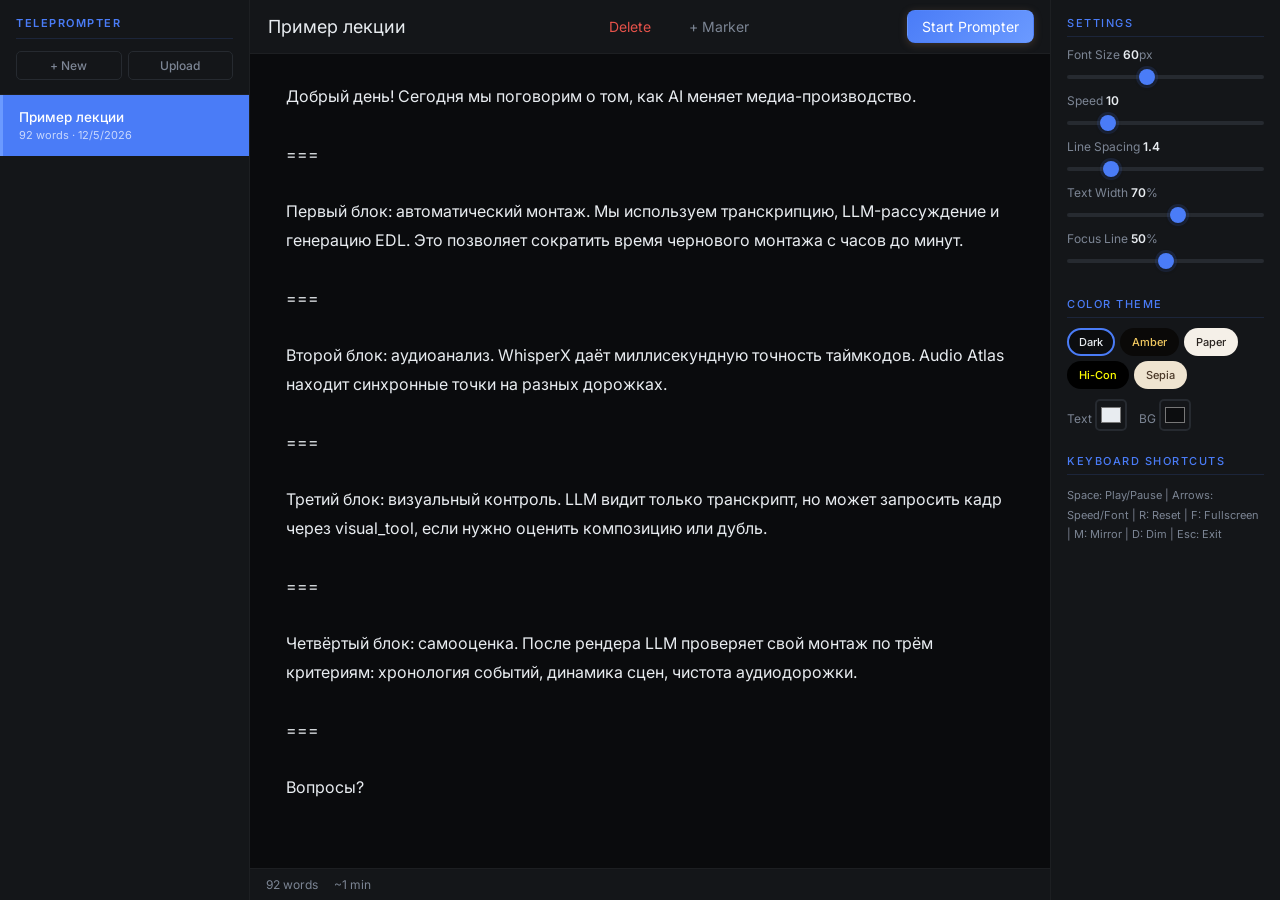
<file: docs/index.html>
<!DOCTYPE html>
<html lang="en">
<head>
  <meta charset="UTF-8">
  <meta name="viewport" content="width=device-width, initial-scale=1.0">
  <title>Teleprompter</title>
  <link rel="preconnect" href="https://fonts.googleapis.com">
  <link rel="preconnect" href="https://fonts.gstatic.com" crossorigin>
  <link href="https://fonts.googleapis.com/css2?family=Inter:wght@400;500;600&family=JetBrains+Mono:wght@400&display=swap" rel="stylesheet">
  <link rel="stylesheet" href="css/main.css">
  <link rel="stylesheet" href="css/prompter.css">
</head>
<body data-theme="classic" data-view="editor">

  <!-- ===== EDITOR VIEW ===== -->
  <div id="editor-view">
    <div id="sidebar">
      <div class="sidebar-header">
        <h2>Teleprompter</h2>
        <div class="sidebar-actions">
          <button id="btn-new" title="New script">+ New</button>
          <label id="btn-upload" title="Upload .txt">
            Upload
            <input type="file" id="file-input" accept=".txt" hidden>
          </label>
        </div>
      </div>
      <ul id="script-list"></ul>
    </div>

    <div id="editor-main">
      <div id="editor-toolbar">
        <input type="text" id="script-title" placeholder="Script title..." />
        <button id="btn-delete" title="Delete script">Delete</button>
        <button id="btn-add-marker" title="Insert marker">+ Marker</button>
        <div class="spacer"></div>
        <button id="btn-start-prompter" class="primary">Start Prompter</button>
      </div>
      <div id="editor-text" contenteditable="true" spellcheck="true" data-placeholder="Paste or type your script here..."></div>
      <div id="editor-status">
        <span id="word-count">0 words</span>
        <span id="est-duration">~0 min</span>
      </div>
    </div>

    <div id="settings-panel">
      <h3>Settings</h3>

      <label>Font Size <span id="val-font-size">60</span>px</label>
      <input type="range" id="set-font-size" min="20" max="120" value="60">

      <label>Speed <span id="val-speed">10</span></label>
      <input type="range" id="set-speed" min="1" max="50" value="10">

      <label>Line Spacing <span id="val-line-spacing">1.4</span></label>
      <input type="range" id="set-line-spacing" min="10" max="30" value="14" step="1">

      <label>Text Width <span id="val-text-width">70</span>%</label>
      <input type="range" id="set-text-width" min="30" max="100" value="70">

      <label>Focus Line <span id="val-focus-pos">50</span>%</label>
      <input type="range" id="set-focus-pos" min="10" max="90" value="50">

      <h3>Color Theme</h3>
      <div id="theme-presets">
        <button class="theme-btn active" data-theme="classic" style="background:#0c0d0f;color:#e8ecf0;">Dark</button>
        <button class="theme-btn" data-theme="amber" style="background:#0a0908;color:#f0c860;">Amber</button>
        <button class="theme-btn" data-theme="paper" style="background:#f5f0e8;color:#2a2420;">Paper</button>
        <button class="theme-btn" data-theme="high-contrast" style="background:#000;color:#ff0;">Hi-Con</button>
        <button class="theme-btn" data-theme="sepia" style="background:#efe4d0;color:#4a3828;">Sepia</button>
      </div>
      <div class="color-custom">
        <label>Text <input type="color" id="set-text-color" value="#ffffff"></label>
        <label>BG <input type="color" id="set-bg-color" value="#000000"></label>
      </div>

      <h3>Keyboard Shortcuts</h3>
      <div id="shortcuts-info">
        <small>Space: Play/Pause | Arrows: Speed/Font | R: Reset | F: Fullscreen | M: Mirror | D: Dim | Esc: Exit</small>
      </div>
    </div>
  </div>

  <!-- ===== PROMPTER VIEW ===== -->
  <div id="prompter-view" class="hidden">
    <div id="prompter-overlay-top" class="overlay"></div>
    <div id="prompter-overlay-bottom" class="overlay"></div>
    <div id="prompter-focus-line"></div>

    <div id="prompter-viewport">
      <div id="prompter-content"></div>
    </div>

    <div id="prompter-markers"></div>

    <div id="prompter-hud">
      <div class="hud-left">
        <span id="hud-clock">00:00:00</span>
      </div>
      <div class="hud-center">
        <button id="hud-rewind" title="Rewind 5 lines (Backspace/Z)">⟲ Rewind</button>
        <button id="hud-reset" title="Reset (R)">Reset</button>
        <button id="hud-play" title="Play/Pause (Space)">Play</button>
        <span id="hud-speed-label">Speed: <span id="hud-speed-val">10</span></span>
        <span id="hud-font-label">Font: <span id="hud-font-val">60</span></span>
      </div>
      <div class="hud-right">
        <button id="hud-flip-x" title="Mirror X (M)">Flip X</button>
        <button id="hud-flip-y" title="Flip Y">Flip Y</button>
        <button id="hud-dim" title="Dim (D)">Dim</button>
        <button id="hud-fullscreen" title="Fullscreen (F)">Full</button>
        <button id="hud-remote" title="Remote Control" style="display:none">Remote</button>
        <button id="hud-exit" title="Exit (Esc)">Exit</button>
      </div>
    </div>

    <!-- Remote QR Modal -->
    <div id="remote-modal" class="modal hidden">
      <div class="modal-content">
        <h3>Remote Control</h3>
        <p>Scan with your phone or open the URL:</p>
        <div id="qr-container"></div>
        <input type="text" id="remote-url" readonly>
        <p>Session: <strong id="session-code"></strong></p>
        <button id="modal-close">Close</button>
      </div>
    </div>
  </div>

  <script src="js/vendor/qrcode.min.js"></script>
  <script src="js/local-api.js"></script>
  <script src="js/settings.js"></script>
  <script src="js/editor.js"></script>
  <script src="js/prompter.js"></script>
  <script src="js/app.js"></script>
</body>
</html>
</file>
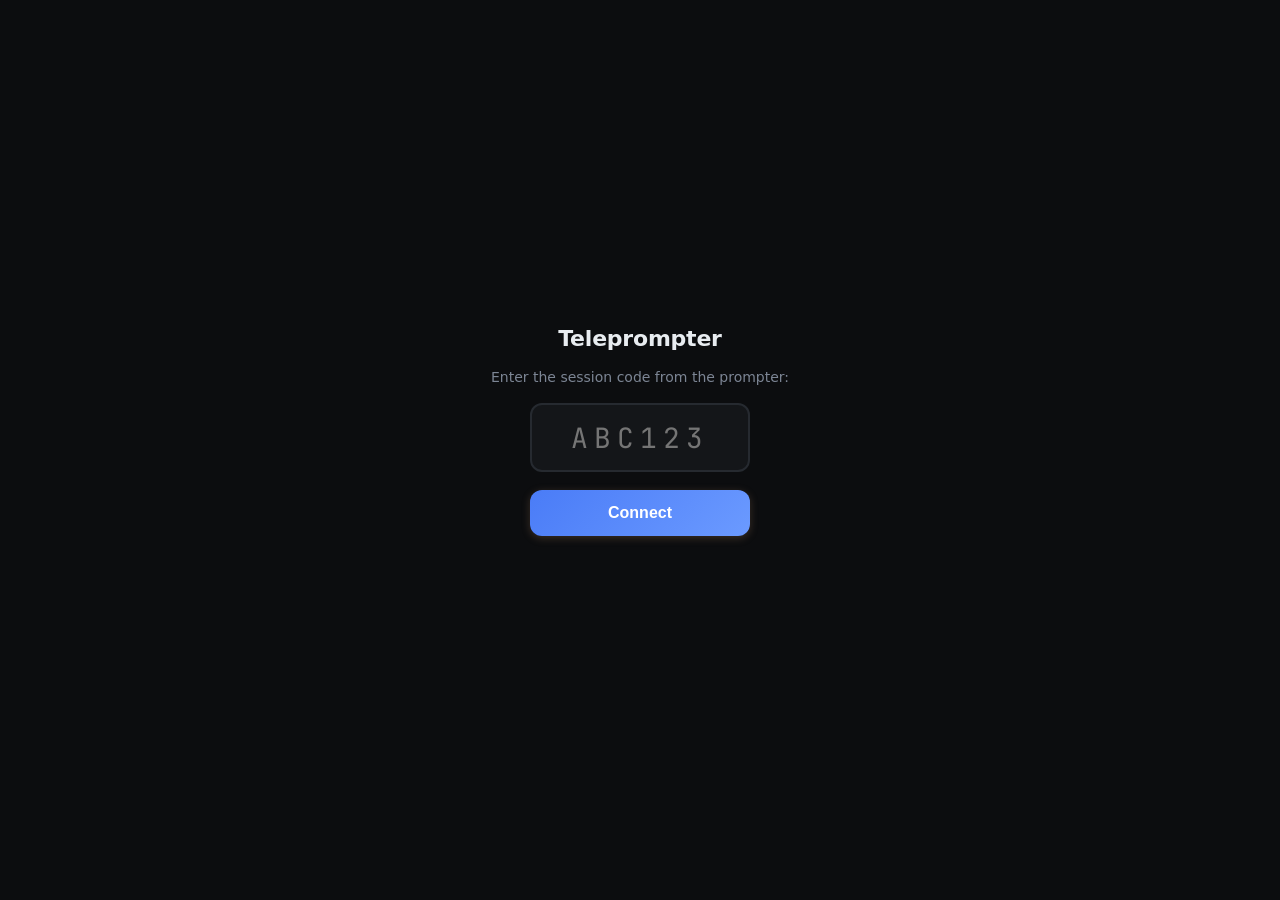
<file: static/remote.html>
<!DOCTYPE html>
<html lang="en">
<head>
  <meta charset="UTF-8">
  <meta name="viewport" content="width=device-width, initial-scale=1.0, user-scalable=no">
  <meta name="apple-mobile-web-app-capable" content="yes">
  <meta name="apple-mobile-web-app-status-bar-style" content="black">
  <title>Teleprompter — Remote</title>
  <link rel="preconnect" href="https://fonts.googleapis.com">
  <link rel="preconnect" href="https://fonts.gstatic.com" crossorigin>
  <link href="https://fonts.googleapis.com/css2?family=Inter:wght@400;500;600&family=JetBrains+Mono:wght@400&display=swap" rel="stylesheet">
  <link rel="stylesheet" href="/static/css/remote.css">
</head>
<body>
  <div id="remote-app">
    <div id="connect-screen">
      <h1>Teleprompter</h1>
      <p>Enter the session code from the prompter:</p>
      <input type="text" id="session-input" maxlength="6" placeholder="ABC123" autocapitalize="characters" autocomplete="off">
      <button id="btn-connect">Connect</button>
      <p id="connect-status" class="status"></p>
    </div>

    <div id="control-screen" class="hidden">
      <div class="status-bar">
        <span id="remote-status">Connected</span>
        <span id="remote-progress">0%</span>
      </div>

      <div class="state-display">
        <div id="remote-play-state" class="state-label">Paused</div>
        <div>Speed: <strong id="remote-speed">20</strong> &middot; Font: <strong id="remote-font">60</strong></div>
      </div>

      <div class="controls-grid">
        <button id="r-play" class="big-btn play-btn">Play</button>
        <button id="r-rewind" class="big-btn">⟲ Rewind</button>
        <button id="r-reset" class="big-btn">Reset</button>
      </div>

      <div class="controls-row">
        <button id="r-speed-down" class="med-btn">Speed -</button>
        <button id="r-speed-up" class="med-btn">Speed +</button>
      </div>
      <div class="controls-row">
        <button id="r-font-down" class="med-btn">Font -</button>
        <button id="r-font-up" class="med-btn">Font +</button>
      </div>
      <div class="controls-row">
        <button id="r-flip-x" class="sm-btn">Flip X</button>
        <button id="r-flip-y" class="sm-btn">Flip Y</button>
        <button id="r-dim" class="sm-btn">Dim</button>
      </div>
    </div>
  </div>

  <script>
    const $ = (sel) => document.querySelector(sel);

    let ws = null;
    let sessionId = null;

    // Auto-connect if code in URL
    const pathCode = location.pathname.split('/remote/')[1];
    if (pathCode && pathCode.length === 6) {
      document.addEventListener('DOMContentLoaded', () => {
        $('#session-input').value = pathCode.toUpperCase();
        connect();
      });
    }

    $('#btn-connect')?.addEventListener?.('click', connect);
    document.addEventListener('DOMContentLoaded', () => {
      $('#btn-connect').addEventListener('click', connect);
      $('#session-input').addEventListener('keydown', (e) => {
        if (e.key === 'Enter') connect();
      });

      // Controls
      $('#r-play').addEventListener('click', () => send({ type: 'toggle' }));
      $('#r-rewind').addEventListener('click', () => send({ type: 'rewind' }));
      $('#r-reset').addEventListener('click', () => send({ type: 'reset' }));
      $('#r-speed-up').addEventListener('click', () => send({ type: 'speed_up' }));
      $('#r-speed-down').addEventListener('click', () => send({ type: 'speed_down' }));
      $('#r-font-up').addEventListener('click', () => send({ type: 'font_up' }));
      $('#r-font-down').addEventListener('click', () => send({ type: 'font_down' }));
      $('#r-flip-x').addEventListener('click', () => send({ type: 'flip_x' }));
      $('#r-flip-y').addEventListener('click', () => send({ type: 'flip_y' }));
      $('#r-dim').addEventListener('click', () => send({ type: 'dim' }));
    });

    function connect() {
      sessionId = $('#session-input').value.trim().toUpperCase();
      if (sessionId.length !== 6) {
        $('#connect-status').textContent = 'Enter a 6-character code';
        return;
      }
      $('#connect-status').textContent = 'Connecting...';

      const proto = location.protocol === 'https:' ? 'wss:' : 'ws:';
      ws = new WebSocket(`${proto}//${location.host}/ws/${sessionId}`);

      ws.onopen = () => {
        $('#connect-screen').classList.add('hidden');
        $('#control-screen').classList.remove('hidden');
        send({ type: 'request_state' });
      };

      ws.onmessage = (e) => {
        try {
          const msg = JSON.parse(e.data);
          if (msg.type === 'state') updateState(msg);
        } catch {}
      };

      ws.onclose = () => {
        $('#remote-status').textContent = 'Disconnected';
        $('#remote-status').classList.add('error');
        setTimeout(() => {
          if (sessionId) connect();
        }, 3000);
      };

      ws.onerror = () => {
        $('#connect-status').textContent = 'Connection failed';
      };
    }

    function send(msg) {
      if (ws && ws.readyState === WebSocket.OPEN) {
        ws.send(JSON.stringify(msg));
      }
    }

    function updateState(state) {
      $('#remote-play-state').textContent = state.playing ? 'Playing' : 'Paused';
      $('#remote-play-state').classList.toggle('active', state.playing);
      $('#r-play').textContent = state.playing ? 'Pause' : 'Play';
      $('#r-play').classList.toggle('active', state.playing);
      $('#remote-speed').textContent = state.speed;
      $('#remote-font').textContent = state.fontSize;
      $('#remote-progress').textContent = Math.round(state.progress * 100) + '%';
    }
  </script>
</body>
</html>
</file>
<file: docs/css/main.css>
/* === Reset & Base === */
*, *::before, *::after { box-sizing: border-box; margin: 0; padding: 0; }

:root {
  /* Backgrounds — cold dark slate */
  --bg:          #0c0d0f;
  --bg-surface:  #141619;
  --bg-hover:    #1e2026;
  --bg-inset:    #0a0b0d;

  /* Text — cold white */
  --text:        #e8ecf0;
  --text-muted:  #7c8594;

  /* Accent — ice blue */
  --accent:      #4a7cf7;
  --accent-hover:#6b9aff;
  --accent-soft: rgba(74, 124, 247, 0.15);

  /* Utility */
  --danger:      #e5524a;
  --success:     #4a9e7c;
  --border:      #262a30;
  --border-subtle: rgba(255,255,255,0.04);

  --radius:      8px;
  --radius-sm:   5px;

  /* Font stacks */
  --font-ui:    'Inter', -apple-system, BlinkMacSystemFont, system-ui, sans-serif;
  --font-body:  'Inter', -apple-system, BlinkMacSystemFont, system-ui, sans-serif;
  --font-mono:  'JetBrains Mono', 'SF Mono', 'Consolas', monospace;
}

html, body {
  height: 100%;
  font-family: var(--font-ui);
  font-size: 14px;
  color: var(--text);
  background: var(--bg);
}



/* Custom scrollbar */
::-webkit-scrollbar { width: 6px; }
::-webkit-scrollbar-track { background: transparent; }
::-webkit-scrollbar-thumb { background: var(--border); border-radius: 3px; }
::-webkit-scrollbar-thumb:hover { background: var(--accent); }

button, input, label {
  font-family: inherit;
  font-size: inherit;
}

button {
  cursor: pointer;
  border: 1px solid var(--border);
  background: var(--bg-surface);
  color: var(--text);
  padding: 7px 14px;
  border-radius: var(--radius);
  transition: all 0.2s ease-out;
  position: relative;
}
button:hover { background: var(--bg-hover); }
button:active { transform: translateY(1px); }
button.primary {
  background: linear-gradient(135deg, var(--accent), var(--accent-hover));
  color: #fff;
  border-color: transparent;
  box-shadow: 0 2px 8px rgba(196, 149, 106, 0.25);
}
button.primary:hover {
  box-shadow: 0 3px 12px rgba(196, 149, 106, 0.35);
  filter: brightness(1.05);
}
button.active { background: var(--accent); color: #fff; border-color: var(--accent); }

/* Focus styles */
button:focus-visible, input:focus-visible {
  outline: none;
  box-shadow: 0 0 0 2px var(--accent-soft);
}

.hidden { display: none !important; }
.spacer { flex: 1; }

/* === Editor Layout === */
#editor-view {
  display: flex;
  height: 100vh;
  position: relative;
  z-index: 1;
}

/* --- Sidebar --- */
#sidebar {
  width: 250px;
  min-width: 250px;
  background: var(--bg-surface);
  border-right: 1px solid var(--border-subtle);
  display: flex;
  flex-direction: column;
  overflow: hidden;
}

.sidebar-header {
  padding: 16px 16px 14px;
  border-bottom: 1px solid var(--border-subtle);
}
.sidebar-header h2 {
  font-family: var(--font-ui);
  font-size: 11px;
  font-weight: 600;
  text-transform: uppercase;
  letter-spacing: 1.5px;
  color: var(--accent);
  margin-bottom: 12px;
  padding-bottom: 8px;
  border-bottom: 1px solid var(--accent-soft);
}
.sidebar-actions {
  display: flex;
  gap: 6px;
}
.sidebar-actions button,
.sidebar-actions label {
  flex: 1;
  text-align: center;
  padding: 6px 8px;
  border: 1px solid var(--border);
  background: transparent;
  color: var(--text-muted);
  border-radius: var(--radius-sm);
  cursor: pointer;
  font-size: 12px;
  font-weight: 500;
  display: inline-block;
  transition: all 0.2s ease-out;
}
.sidebar-actions button:hover,
.sidebar-actions label:hover {
  background: var(--bg-hover);
  color: var(--accent);
  border-color: var(--accent-soft);
}

#script-list {
  list-style: none;
  overflow-y: auto;
  flex: 1;
}
#script-list li {
  padding: 14px 16px;
  cursor: pointer;
  transition: all 0.2s ease-out;
  border-left: 3px solid transparent;
}
#script-list li:hover {
  background: var(--bg-hover);
  border-left-color: var(--border);
}
#script-list li.active {
  background: var(--accent);
  color: #fff;
  border-left-color: var(--accent-hover);
}
#script-list li .script-title {
  font-weight: 500;
  white-space: nowrap;
  overflow: hidden;
  text-overflow: ellipsis;
  font-size: 13.5px;
}
#script-list li .script-meta {
  font-size: 11px;
  color: var(--text-muted);
  margin-top: 3px;
}
#script-list li.active .script-meta { color: rgba(255,255,255,0.7); }

/* --- Editor Main --- */
#editor-main {
  flex: 1;
  display: flex;
  flex-direction: column;
  overflow: hidden;
}

#editor-toolbar {
  display: flex;
  align-items: center;
  gap: 8px;
  padding: 10px 16px;
  background: var(--bg-surface);
  border-bottom: 1px solid var(--border-subtle);
}
#script-title {
  font-family: var(--font-body);
  font-size: 18px;
  font-weight: 400;
  background: transparent;
  border: none;
  border-bottom: 1px solid transparent;
  color: var(--text);
  padding: 4px 2px;
  border-radius: 0;
  width: 320px;
  transition: border-color 0.2s ease-out;
}
#script-title:focus {
  border-bottom-color: var(--accent);
  outline: none;
}
#script-title::placeholder { color: var(--text-muted); }
#btn-delete {
  color: var(--danger);
  border-color: transparent;
  background: transparent;
}
#btn-delete:hover { background: rgba(199, 92, 74, 0.12); }
#btn-add-marker {
  border-color: transparent;
  background: transparent;
  color: var(--text-muted);
}
#btn-add-marker:hover { color: var(--accent); background: var(--accent-soft); }

#editor-text {
  flex: 1;
  padding: 28px 36px;
  overflow-y: auto;
  font-family: var(--font-body);
  font-size: 16px;
  line-height: 1.8;
  color: var(--text);
  background: var(--bg-inset);
  outline: none;
  white-space: pre-wrap;
  word-wrap: break-word;
}
#editor-text:empty::before {
  content: attr(data-placeholder);
  color: var(--text-muted);
  font-style: italic;
}

/* Marker styling in editor */
.marker-tag {
  display: inline-block;
  background: var(--accent);
  color: #fff;
  padding: 1px 8px;
  border-radius: 3px;
  font-family: var(--font-ui);
  font-size: 11px;
  font-weight: 600;
  margin: 2px 4px;
  user-select: none;
}

#editor-status {
  padding: 8px 16px;
  background: var(--bg-surface);
  border-top: 1px solid var(--border-subtle);
  display: flex;
  gap: 16px;
  font-size: 12px;
  color: var(--text-muted);
}

/* --- Settings Panel --- */
#settings-panel {
  width: 230px;
  min-width: 230px;
  background: var(--bg-surface);
  border-left: 1px solid var(--border-subtle);
  padding: 16px;
  overflow-y: auto;
}
#settings-panel h3 {
  font-family: var(--font-ui);
  font-size: 11px;
  font-weight: 500;
  text-transform: uppercase;
  letter-spacing: 1.5px;
  color: var(--accent);
  margin: 20px 0 10px;
  padding-bottom: 6px;
  border-bottom: 1px solid var(--accent-soft);
}
#settings-panel h3:first-child { margin-top: 0; }

#settings-panel label {
  display: block;
  font-size: 12px;
  color: var(--text-muted);
  margin-bottom: 3px;
}
#settings-panel label span {
  color: var(--text);
  font-weight: 600;
}

/* Custom range slider */
#settings-panel input[type="range"] {
  -webkit-appearance: none;
  appearance: none;
  width: 100%;
  height: 4px;
  background: var(--border);
  border-radius: 2px;
  margin-bottom: 14px;
  outline: none;
}
#settings-panel input[type="range"]::-webkit-slider-thumb {
  -webkit-appearance: none;
  appearance: none;
  width: 16px;
  height: 16px;
  border-radius: 50%;
  background: var(--accent);
  cursor: pointer;
  box-shadow: 0 1px 4px rgba(0,0,0,0.4), 0 0 0 3px var(--accent-soft);
  transition: box-shadow 0.15s ease-out;
}
#settings-panel input[type="range"]::-webkit-slider-thumb:hover {
  box-shadow: 0 1px 6px rgba(0,0,0,0.5), 0 0 0 5px var(--accent-soft);
}
#settings-panel input[type="range"]::-moz-range-thumb {
  width: 16px;
  height: 16px;
  border: none;
  border-radius: 50%;
  background: var(--accent);
  cursor: pointer;
  box-shadow: 0 1px 4px rgba(0,0,0,0.4);
}

/* Theme buttons */
#theme-presets {
  display: flex;
  flex-wrap: wrap;
  gap: 5px;
  margin-bottom: 10px;
}
.theme-btn {
  padding: 5px 10px;
  font-size: 11px;
  font-weight: 500;
  border: 2px solid transparent;
  border-radius: 20px;
  transition: all 0.2s ease-out;
}
.theme-btn:hover { transform: translateY(-1px); }
.theme-btn.active { border-color: var(--accent); }

.color-custom {
  display: flex;
  gap: 12px;
  margin-bottom: 10px;
}
.color-custom label {
  display: flex;
  align-items: center;
  gap: 6px;
  font-size: 12px;
}
.color-custom input[type="color"] {
  width: 32px;
  height: 32px;
  border: 2px solid var(--border);
  border-radius: var(--radius-sm);
  cursor: pointer;
  background: none;
  padding: 2px;
}
.color-custom input[type="color"]:hover { border-color: var(--accent); }

#shortcuts-info small {
  color: var(--text-muted);
  line-height: 1.7;
  font-size: 11px;
}

/* === Modal === */
.modal {
  position: fixed;
  inset: 0;
  background: rgba(12,13,15,0.85);
  backdrop-filter: blur(4px);
  display: flex;
  align-items: center;
  justify-content: center;
  z-index: 1000;
}
.modal-content {
  background: var(--bg-surface);
  border: 1px solid var(--border);
  border-radius: 12px;
  padding: 32px;
  max-width: 380px;
  width: 90%;
  text-align: center;
  box-shadow: 0 8px 32px rgba(0,0,0,0.4);
}
.modal-content h3 {
  font-family: var(--font-ui);
  margin-bottom: 8px;
  font-weight: 600;
}
.modal-content p { color: var(--text-muted); margin-bottom: 12px; font-size: 13px; }
.modal-content input[type="text"] {
  width: 100%;
  padding: 10px;
  background: var(--bg-inset);
  border: 1px solid var(--border);
  color: var(--text);
  border-radius: var(--radius-sm);
  text-align: center;
  font-family: var(--font-mono);
  font-size: 13px;
  margin: 8px 0;
}
#qr-container {
  display: flex;
  justify-content: center;
  margin: 16px 0;
}
#qr-container canvas { border-radius: 6px; }
#session-code {
  font-family: var(--font-mono);
  color: var(--accent);
  font-size: 20px;
  letter-spacing: 3px;
}
</file>
<file: docs/css/prompter.css>
/* === Prompter View === */
#prompter-view {
  position: fixed;
  inset: 0;
  overflow: hidden;
  z-index: 100;
}

/* Color themes */
[data-theme="classic"] #prompter-view { --p-bg: #0c0d0f; --p-text: #e8ecf0; }
[data-theme="amber"] #prompter-view { --p-bg: #0a0908; --p-text: #f0c860; }
[data-theme="paper"] #prompter-view { --p-bg: #f5f0e8; --p-text: #2a2420; }
[data-theme="high-contrast"] #prompter-view { --p-bg: #0c0d0f; --p-text: #ffee00; }
[data-theme="sepia"] #prompter-view { --p-bg: #efe4d0; --p-text: #4a3828; }
[data-theme="custom"] #prompter-view {
  --p-bg: var(--custom-bg, #0c0d0f);
  --p-text: var(--custom-text, #e8ecf0);
}

#prompter-view {
  background: var(--p-bg);
  color: var(--p-text);
}

/* Viewport + scrolling content */
#prompter-viewport {
  position: absolute;
  inset: 0;
  overflow: hidden;
}

#prompter-content {
  will-change: transform;
  padding-top: 50vh;
  padding-bottom: 50vh;
  margin: 0 auto;
  text-align: left;
  white-space: pre-wrap;
  word-wrap: break-word;
  transition: none;
}

/* Flip modes */
#prompter-view.flip-x #prompter-viewport { transform: scaleX(-1); }
#prompter-view.flip-y #prompter-viewport { transform: scaleY(-1); }
#prompter-view.flip-x.flip-y #prompter-viewport { transform: scale(-1, -1); }

/* Reading guide overlays */
.overlay {
  position: absolute;
  left: 0;
  right: 0;
  z-index: 10;
  pointer-events: none;
  transition: opacity 0.3s;
}

#prompter-overlay-top {
  top: 0;
  height: 38%;
  background: linear-gradient(to bottom, rgba(12,13,15,0.88) 0%, rgba(12,13,15,0.5) 100%);
}

#prompter-overlay-bottom {
  bottom: 0;
  height: 38%;
  background: linear-gradient(to top, rgba(12,13,15,0.88) 0%, rgba(12,13,15,0.5) 100%);
}

/* Focus line — draggable. Parent is a transparent 32px hit target;
   ::after draws the visible 3px line in the center. */
#prompter-focus-line {
  position: absolute;
  top: 50%;
  left: 0;
  right: 0;
  height: 32px;
  margin-top: -16px;
  z-index: 11;
  pointer-events: auto;
  cursor: ns-resize;
  background: transparent;
}
#prompter-focus-line::after {
  content: '';
  position: absolute;
  left: 5%;
  right: 5%;
  top: 50%;
  height: 3px;
  margin-top: -1.5px;
  background: var(--p-text, #fff);
  opacity: 0.3;
  border-radius: 2px;
  transition: opacity 0.2s ease-out;
}
#prompter-focus-line:hover::after,
#prompter-focus-line:active::after {
  opacity: 0.6;
}

/* Paper/light themes: lighter overlay */
[data-theme="paper"] #prompter-overlay-top,
[data-theme="sepia"] #prompter-overlay-top {
  background: linear-gradient(to bottom, rgba(245,240,232,0.85) 0%, rgba(245,240,232,0.5) 100%);
}
[data-theme="paper"] #prompter-overlay-bottom,
[data-theme="sepia"] #prompter-overlay-bottom {
  background: linear-gradient(to top, rgba(245,240,232,0.85) 0%, rgba(245,240,232,0.5) 100%);
}

/* Marker pills in prompter */
.prompter-marker {
  display: block;
  color: var(--accent, #4a7cf7);
  font-family: var(--font-ui, 'DM Sans', system-ui, sans-serif);
  font-size: 14px;
  font-weight: 600;
  text-transform: uppercase;
  letter-spacing: 1.5px;
  padding: 8px 0;
  opacity: 0.6;
}

/* Marker sidebar navigation */
#prompter-markers {
  position: fixed;
  right: 14px;
  top: 50%;
  transform: translateY(-50%);
  z-index: 20;
  display: flex;
  flex-direction: column;
  gap: 5px;
  opacity: 0;
  transition: opacity 0.3s ease-out;
}
#prompter-view:hover #prompter-markers { opacity: 1; }

#prompter-markers button {
  background: rgba(74,124,247,0.15);
  border: 1px solid rgba(74,124,247,0.25);
  color: #e8ecf0;
  padding: 5px 12px;
  font-family: var(--font-ui, 'DM Sans', system-ui, sans-serif);
  font-size: 11px;
  font-weight: 500;
  border-radius: 20px;
  white-space: nowrap;
  transition: all 0.2s ease-out;
}
#prompter-markers button:hover {
  background: rgba(74,124,247,0.3);
  transform: translateX(-2px);
}

/* === HUD (control bar) === */
#prompter-hud {
  position: fixed;
  bottom: 0;
  left: 0;
  right: 0;
  z-index: 20;
  display: flex;
  align-items: center;
  justify-content: space-between;
  padding: 10px 20px;
  background: rgba(20,18,16,0.85);
  backdrop-filter: blur(12px);
  border-top: 1px solid rgba(74,124,247,0.1);
  transition: opacity 0.4s ease-out;
}

/* Dim mode */
#prompter-view.dimmed #prompter-hud { opacity: 0.12; }
#prompter-view.dimmed #prompter-hud:hover,
#prompter-view.dimmed #prompter-hud.hud-active { opacity: 1; }
#prompter-view.dimmed #prompter-markers { opacity: 0 !important; }

.hud-left, .hud-center, .hud-right {
  display: flex;
  align-items: center;
  gap: 10px;
}

#hud-clock {
  font-family: var(--font-mono, 'JetBrains Mono', monospace);
  font-size: 15px;
  color: var(--accent, #4a7cf7);
  min-width: 85px;
  letter-spacing: 0.5px;
}

#prompter-hud button {
  background: rgba(255,255,255,0.07);
  border: 1px solid rgba(255,255,255,0.12);
  color: rgba(255,255,255,0.8);
  padding: 6px 12px;
  font-family: var(--font-ui, 'DM Sans', system-ui, sans-serif);
  font-size: 12px;
  font-weight: 500;
  border-radius: 20px;
  transition: all 0.2s ease-out;
}
#prompter-hud button:hover {
  background: rgba(255,255,255,0.15);
  color: #fff;
}
#prompter-hud button.active {
  background: var(--accent, #c4956a);
  border-color: var(--accent, #c4956a);
  color: #fff;
}

#hud-speed-label, #hud-font-label {
  color: rgba(255,255,255,0.45);
  font-size: 12px;
}
#hud-speed-val, #hud-font-val {
  color: rgba(255,255,255,0.85);
  font-weight: 600;
}

#hud-play.playing {
  background: var(--accent, #c4956a);
  border-color: var(--accent, #c4956a);
  color: #fff;
}

/* === Progress bar === */
#prompter-view::after {
  content: '';
  position: fixed;
  top: 0;
  left: 0;
  height: 3px;
  width: var(--progress, 0%);
  background: linear-gradient(90deg, var(--accent, #4a7cf7), #6b9aff);
  z-index: 30;
  transition: width 0.3s linear;
}
</file>
<file: static/css/remote.css>
*, *::before, *::after { box-sizing: border-box; margin: 0; padding: 0; }

:root {
  --bg:          #0c0d0f;
  --surface:     #141619;
  --hover:       #1e2026;
  --text:        #e8ecf0;
  --muted:       #7c8594;
  --accent:      #4a7cf7;
  --accent-active:#6b9aff;
  --danger:      #e5524a;
  --success:     #4a9e7c;
  --border:      #262a30;
  --radius:      12px;

  --font-ui:    'DM Sans', system-ui, sans-serif;
  --font-mono:  'JetBrains Mono', 'SF Mono', monospace;
}

html, body {
  height: 100%;
  font-family: var(--font-ui);
  background: var(--bg);
  color: var(--text);
  -webkit-user-select: none;
  user-select: none;
  -webkit-tap-highlight-color: transparent;
}

.hidden { display: none !important; }

#remote-app {
  max-width: 400px;
  margin: 0 auto;
  padding: 24px 16px;
  min-height: 100vh;
  display: flex;
  flex-direction: column;
}

/* --- Connect Screen --- */
#connect-screen {
  flex: 1;
  display: flex;
  flex-direction: column;
  align-items: center;
  justify-content: center;
  gap: 18px;
  text-align: center;
}

#connect-screen h1 {
  font-size: 22px;
  font-weight: 600;
  letter-spacing: -0.01em;
}

#connect-screen p { color: var(--muted); font-size: 14px; }

#session-input {
  width: 220px;
  font-family: var(--font-mono);
  font-size: 28px;
  text-align: center;
  letter-spacing: 6px;
  font-weight: 400;
  padding: 14px;
  background: var(--surface);
  border: 2px solid var(--border);
  color: var(--text);
  border-radius: var(--radius);
  text-transform: uppercase;
  transition: border-color 0.2s ease-out;
}
#session-input:focus {
  border-color: var(--accent);
  outline: none;
  box-shadow: 0 0 0 3px rgba(196, 149, 106, 0.15);
}

#btn-connect {
  width: 220px;
  padding: 14px;
  font-size: 16px;
  font-weight: 600;
  background: linear-gradient(135deg, var(--accent), var(--accent-active));
  color: #fff;
  border: none;
  border-radius: var(--radius);
  cursor: pointer;
  box-shadow: 0 2px 8px rgba(196, 149, 106, 0.25);
  transition: all 0.2s ease-out;
}
#btn-connect:active {
  transform: scale(0.97);
  box-shadow: 0 1px 4px rgba(196, 149, 106, 0.2);
}

.status {
  font-size: 13px;
  min-height: 20px;
  color: var(--muted);
}
.status.error { color: var(--danger); }

/* --- Control Screen --- */
#control-screen {
  flex: 1;
  display: flex;
  flex-direction: column;
  gap: 14px;
}

.status-bar {
  display: flex;
  justify-content: space-between;
  align-items: center;
  padding: 10px 14px;
  background: var(--surface);
  border-radius: var(--radius);
  font-size: 13px;
}
#remote-status { color: var(--success); font-weight: 500; }
#remote-status.error { color: var(--danger); }

.state-display {
  text-align: center;
  padding: 14px;
}
.state-label {
  font-size: 26px;
  font-weight: 600;
  margin-bottom: 4px;
  color: var(--muted);
  letter-spacing: -0.01em;
}
.state-label.active { color: var(--accent); }

.controls-grid {
  display: grid;
  grid-template-columns: 1fr 1fr 1fr;
  gap: 10px;
}

.controls-row {
  display: flex;
  gap: 10px;
}

.big-btn, .med-btn, .sm-btn {
  border: 1px solid var(--border);
  background: var(--surface);
  color: var(--text);
  border-radius: var(--radius);
  font-family: var(--font-ui);
  font-weight: 600;
  cursor: pointer;
  transition: all 0.15s ease-out;
}

.big-btn {
  padding: 26px 16px;
  font-size: 20px;
}

.med-btn {
  flex: 1;
  padding: 18px;
  font-size: 16px;
}

.sm-btn {
  flex: 1;
  padding: 14px;
  font-size: 14px;
}

.big-btn:active, .med-btn:active, .sm-btn:active {
  background: var(--accent);
  color: #fff;
  border-color: var(--accent);
  transform: scale(0.97);
}

.play-btn.active {
  background: var(--accent);
  color: #fff;
  border-color: var(--accent);
  box-shadow: 0 2px 8px rgba(196, 149, 106, 0.3);
}
</file>
